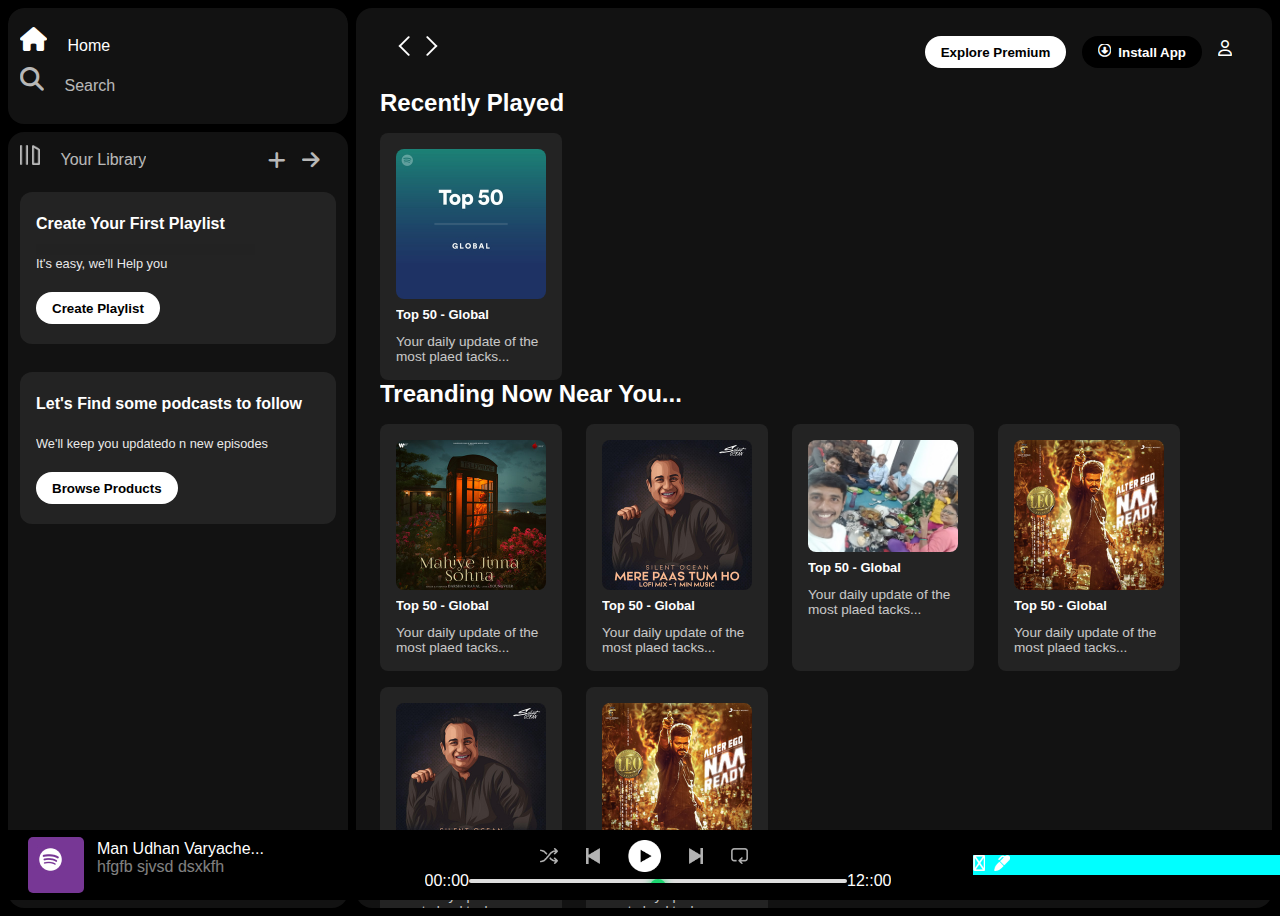
<file: index.html>
<!DOCTYPE html>
<html lang="en">
<head>
    <meta charset="UTF-8">
    <meta name="viewport" content="width=device-width, initial-scale=1.0">
    <title>Spotify - Web Player: Music for everyone</title>
    <link rel="stylesheet" href="./spotify.css">
    <link rel="preconnect" href="https://fonts.googleapis.com">
    <link rel="preconnect" href="https://fonts.gstatic.com" crossorigin>
    <link href="https://fonts.googleapis.com/css2?family=Poppins:wght@300;400;500;600;700&display=swap" rel="stylesheet">
    <link rel="stylesheet" href="https://cdnjs.cloudflare.com/ajax/libs/font-awesome/6.7.2/css/all.min.css" integrity="sha512-Evv84Mr4kqVGRNSgIGL/F/aIDqQb7xQ2vcrdIwxfjThSH8CSR7PBEakCr51Ck+w+/U6swU2Im1vVX0SVk9ABhg==" crossorigin="anonymous" referrerpolicy="no-referrer" />
    <link rel="icon" href="/logo.png">
</head>
<body>
    <div class="main">
        <div class="sidebar">
            <div class="navbar">
                <div class="nav-option"  style="opacity:1">
                    <i class="fa-solid fa-house"></i>
                    <a href="www.google.com">Home </a>
                </div>
                <div class="nav-option">
                    <i class="fa-solid fa-magnifying-glass"></i>
                    <a href="#">Search</a>
                </div>
            </div>
            <div class="labary">
               <div class="option">  
                <div class="lib-option nav-option">
                    <img src="./library_icon.png" >
                    <a href="#">Your Library</a>
                </div>
                <div class="icons">
                    <i class="fa-sharp fa-solid fa-plus"></i>
                    <i class="fa-sharp fa-solid fa-arrow-right "></i>
                </div>
               </div>
               <div class="lib-box">
                <div class="box">
                    <div class="box-p1">Create Your First Playlist</div>
                    <div class="box-p2">It's easy, we'll Help you</div>
                    <button class="badge">Create Playlist</button>
               </div>
               <div class="box">
                <div class="box-p1">Let's Find some podcasts to follow</div>
                <div class="box-p2">We'll keep you updatedo n new episodes</div>
                <button class="badge">Browse Products</button>
           </div>
              </div>
            </div>
        </div>
        <div class="main_contain">
            <div class="sticky-nav">
                <div class="sticky-nav-action">
                    <img src="./backward_icon.png">
                    <img src="./forward_icon.png " class="hide">
                </div>
                <div class="sticy-nav-buttons">
                    <button class="badge nav-item hide">Explore Premium</button>
                    <button class="badge nav-item dark-badge" ><i class="fa-regular fa-circle-down" style="margin-right: 7px;"></i>Install App</button>
                    <i class="fa-regular fa-user nav-item"></i>
                </div>
                
            </div>
            
                <h2>Recently Played</h2>
                <div class="cards-container">
                    <div class="card">
                        <img src="./card1img.jpeg" class="card-img">
                        <p class="card-title ">Top 50 - Global</p>
                        <p class="card-info ">Your daily update of the most plaed tacks...</p>
                    </div>
                </div>

                <h2>Treanding Now Near You...</h2>
                <div class="cards-container">
                    <div class="card">
                        <img src="./card2img.jpeg" class="card-img">
                        <p class="card-title ">Top 50 - Global</p>
                        <p class="card-info ">Your daily update of the most plaed tacks...</p>
                    </div>

                    <div class="card">
                        <img src="./card3img.jpeg" class="card-img">
                        <p class="card-title ">Top 50 - Global</p>
                        <p class="card-info ">Your daily update of the most plaed tacks...</p>
                    </div>

                    <div class="card">
                        <img src="./valentine party.jpg" class="card-img">
                        <p class="card-title ">Top 50 - Global</p>
                        <p class="card-info ">Your daily update of the most plaed tacks...</p>
                    </div>

                    <div class="card">
                        <img src="./card4img.jpeg" class="card-img">
                        <p class="card-title ">Top 50 - Global</p>
                        <p class="card-info ">Your daily update of the most plaed tacks...</p>
                    </div>

                    <div class="card">
                        <img src="./card3img.jpeg" class="card-img">
                        <p class="card-title ">Top 50 - Global</p>
                        <p class="card-info ">Your daily update of the most plaed tacks...</p>
                    </div>

                    <div class="card">
                        <img src="./card4img.jpeg" class="card-img">
                        <p class="card-title ">Top 50 - Global</p>
                        <p class="card-info ">Your daily update of the most plaed tacks...</p>
                    </div>

                </div>

                <h2>Future Charts...</h2>
                <div class="cards-container">
                    <div class="card">
                        <img src="./card5img.jpeg" class="card-img">
                        <p class="card-title ">Top 50 - Global</p>
                        <p class="card-info ">Your daily update of the most plaed tacks...</p>
                    </div>

                    <div class="card">
                        <img src="./card6img.jpeg" class="card-img">
                        <p class="card-title ">Top Song's India</p>
                        <p class="card-info ">Your daily update of the most plaed tacks...</p>
                    </div>

                    <div class="card">
                        <img src="./card1img.jpeg" class="card-img">
                        <p class="card-title ">Top 50 - Global</p>
                        <p class="card-info ">Your daily update of the most plaed tacks...</p>
                    </div>
                </div>
                <div class="fotoor">
                    <div class="line">
                        
                    </div>
                </div>
  
        </div>
        <div class="music_player">
            <div class="album">
                
                    <div class="img-song">
                        <img src="./card5img.jpeg" >
                    </div>
                    <div class="album-info">
                        <a>Man Udhan Varyache...</a>
                        <p style="opacity: 0.5;">hfgfb sjvsd dsxkfh </p>
                    </div>
                  
                   
               
            </div>
            <div class="player">
                <div class="player-control">
                    <img src="./player_icon1.png" class="player-control-icon">
                    <img src="./player_icon2.png" class="player-control-icon">
                    <img src="./player_icon3.png" class="player-control-icon" style="height: 2rem; opacity:1">
                    <img src="./player_icon4.png" class="player-control-icon">
                    <img src="./player_icon5.png" class="player-control-icon">
                </div>
                <div class="playback-bar">
                    <span class="current-time">00::00</span>
                    <input type="range" min="0" max="100" class="progress-bar">
                    <span class="total-time">12::00</span>
                    
                </div>
            </div>
            <div class="control">
                <div class="cotrol-icon">
                    <i class="fa-sharp fa-regular fa-volume-xmark"></i>
                    <i class="fa-solid fa-list-music"></i>
                    <i class="fa-sharp fa-light fa-computer-speaker"></i>
                    <i class="fa-duotone fa-solid fa-marker"></i>
                </div>
            </div>
        </div>
    </div>
    
</body>
</html>
</file>
<file: spotify.css>
*{
    /* background-color: #121212; */
    color: white;
    margin: 0px;
    font-family: 'Montserrat', sans-serif;
    overflow: hidden;
}
.main{
    background-color: #000;
        display: flex;
        height: 100vh;
        padding: 0.5rem;
}
.sidebar{
    background-color: #000;
    width: 340px;
    border-radius: 1rem;
    margin-right: 0.5rem;
   
}
.main_contain{
    background-color: #121212;
    flex: 1;
    border-radius: 1rem;
    overflow: auto;
    padding: 0 1.5rem 0 1.5rem;
}
.music_player{
    background-color: black;
    position: fixed;
    bottom: 0;
    height: 70px;
    width: 100%;
}
a {
    text-decoration: none;
    color: white;
}
.navbar {
    background-color: #121212;
    border-radius: 1rem;
    display: flex;
    height: 100px;
    flex-direction: column;
    padding: 0.5rem 0.75rem;
    justify-content: center;
}
.nav-option{
   line-height: 2.5rem;
   opacity: 0.7;
   padding-left: 0.5rem 0.75rem ;
}
.nav-option:hover{
    opacity: 1;
 }
.nav-option i{
    font-size: 1.5rem;
   
}
.nav-option a{
    font-size: 1rem;
    margin-left: 1rem;
}
.labary{
    background-color: #121212;
    border-radius: 1rem;
    height: 100%;
    margin-top: 0.5rem;
    padding: 0.5rem 0.75rem ;
}
.option{
    display: flex;
    justify-content: space-between;
    align-items: center;

}
.lib-option img{
    height: 1.25rem;
    width: 1.25rem;
   
}
.icons{
    font-size: 1.25rem;
    display: flex;
}
.icons i{
    opacity: 0.7;
    margin-right: 1rem;
}
.icons i:hover{
    opacity: 1;
}

.box{
    background-color: #232323;
    height: 8rem;
    border-radius: 0.75rem;
    margin: 0.75rem 0 1.75rem 0;
    padding: 0.75rem 1rem; line-height: 40px;
}
.box-p1{
    font-size: 1rem;
    font-weight: 700;
    background-color: #232323;
    
}
.box-p2{
    font-size: 0.80rem;
    opacity: 0.9;
    background-color:#232323 ;
}
.badge{
    background-color: white;
    border: none;
    color: black;
    border-radius: 100px;
    padding: 0.25rem 1rem;
    font-weight: 700;
    margin-top: 0.5rem;
    height: 2rem;
    width: fit-content;

}
.dark-badge{
    background-color: black;
    color: white;
}

.sticky-nav{
    position: sticky;
    top: 0;
    background-color: #121212;
    display: flex;
    justify-content: space-between;
    align-items: center;
    padding: 0.9rem 0rem 0.9rem 0;
    z-index: 2;
}
.sticky-nav-action {
    margin: 0.75rem;
}
.sticy-nav-buttons{
    display: flex;
    justify-content: center;
    align-items: center;
}
.nav-item{
    margin-right: 1rem;
}
@media (max-width: 1000px){
    .hide{
        display: none;
    }
}

.card{
    background-color: #232323;
    width: 150px;
    border-radius: 0.5rem;
    padding: 1rem;
    margin-right: 1.5rem;
    margin-top: 1rem;
}
.cards-container{
    display: flex;
    font-size: 13px;
    flex-wrap: wrap;
  
   
   
}
.card-img{
    width: 100%;
    border-radius: 0.5rem;
}
.card-title{
    padding-top: 5px;
    font-weight: 700;
}
.card-info{
    padding-top: 12px;
    font-size: 0.85rem;
     /* font-weight: 200; */
    opacity: 0.75; 
}
.fotoor{
    height: 300px;
    display: flex;
    align-items: center;
    justify-content: center;
}
.line{
    width: 90%;
    height: 30%;
    border-top: 1px solid white;
    opacity: 0.4;
}

/* Music Player Option */

.music_player{
    display: flex;
    justify-content: space-between;
    align-items: center;
}
.album{
    width: 25%;
   
}
.player{
    width: 50%;
  
    


}
.control{
    width: 25%;
   
}
.player-control-icon{
    height: 1rem; 
    margin-right: 1.75rem; 
    opacity: 0.7;
}
.player-control-icon:hover{
   
    
    opacity: 1;
}
.player-control{
    display: flex;
    justify-content: center;
    align-items: center;  
}
.playback-bar{
    display: flex;
    justify-content: center;
    align-items: center;  

}
/* .progress-bar{
    width: 60%;
    appearance: none;
    cursor: pointer;
    background-color: transparent;
   
}
.progress-bar::-webkit-slider-runnable-track{
    background-color: #ddd;
    border-radius: 100px;
    height: 0.2rem;
}
.progress-bar::-webkit-slider-thumb{
    appearance: none;
    height: 1rem;
    width: 1rem;
    background-color: #1bd670;
    border-radius: 50%;
    margin-top: -10px;

} */


.progress-bar {
    width: 60%;
    appearance: none;
    cursor: pointer;
    background-color: transparent;
}
.progress-bar::-webkit-slider-thumb {
    appearance: none;
    height: 1rem;
    width: 1rem;
    background-color: #1bd670;
    border-radius: 50%;
    box-shadow: 0px 0px 8px #1bd670;
    position: relative;
    z-index: 2;
}
.progress-bar::-webkit-slider-runnable-track{
    background-color: #ddd;
    border-radius: 100px;
    height: 0.2rem;
}
.album{
    margin-left: 20px;
    display: flex;
    color: black;
}
.img-song{
    height: 56px;
    width: 56px;
    border-radius: 5px;
    margin-right: 13px;
    
}
.img-song img{
    /* position: absolute; */
    /* background-size: auto; */
}
.album-info{
    /* background-color: blueviolet; */
    justify-content: center;
    padding-top: 3px;
}
.cotrol-icon{
    background-color: aqua;
}
</file>
